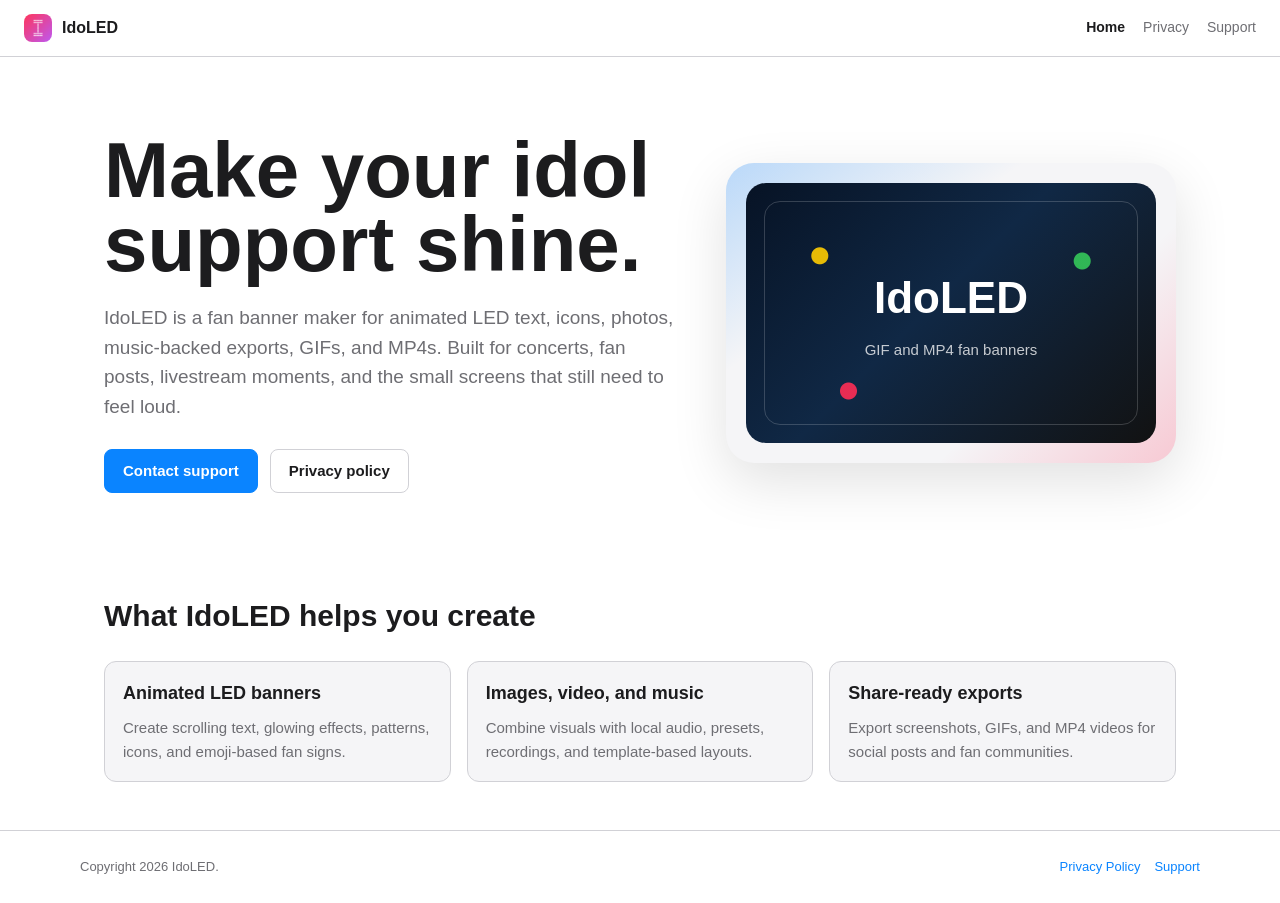
<file: index.html>
<!doctype html>
<html lang="en">
<head>
  <meta charset="utf-8">
  <meta name="viewport" content="width=device-width, initial-scale=1">
  <title>IdoLED - Fan Banner Maker</title>
  <meta name="description" content="IdoLED helps fans create animated LED banners, GIFs, MP4s, and idol support visuals on Android.">
  <link rel="icon" href="app-icon-512.png">
  <link rel="apple-touch-icon" href="app-icon-512.png">
  <link rel="stylesheet" href="styles.css">
</head>
<body>
  <header class="site-header">
    <a class="brand" href="index.html" aria-label="IdoLED home">
      <img class="brand-mark" src="app-icon-512.png" alt="" width="28" height="28" aria-hidden="true">
      <span>IdoLED</span>
    </a>
    <nav class="site-nav" aria-label="Main navigation">
      <a href="index.html" aria-current="page">Home</a>
      <a href="privacy-policy.html">Privacy</a>
      <a href="support.html">Support</a>
    </nav>
  </header>

  <main>
    <section class="hero">
      <div class="hero-copy">
        <h1>Make your idol support shine.</h1>
        <p>
          IdoLED is a fan banner maker for animated LED text, icons, photos,
          music-backed exports, GIFs, and MP4s. Built for concerts, fan posts,
          livestream moments, and the small screens that still need to feel loud.
        </p>
        <div class="cta-row">
          <a class="button primary" href="support.html">Contact support</a>
          <a class="button" href="privacy-policy.html">Privacy policy</a>
        </div>
      </div>
      <div class="preview" aria-label="IdoLED banner preview">
        <div class="banner">
          <div class="banner-title">
            <strong>IdoLED</strong>
            <span>GIF and MP4 fan banners</span>
          </div>
        </div>
      </div>
    </section>

    <section class="section">
      <h2>What IdoLED helps you create</h2>
      <div class="grid">
        <article class="feature">
          <h3>Animated LED banners</h3>
          <p>Create scrolling text, glowing effects, patterns, icons, and emoji-based fan signs.</p>
        </article>
        <article class="feature">
          <h3>Images, video, and music</h3>
          <p>Combine visuals with local audio, presets, recordings, and template-based layouts.</p>
        </article>
        <article class="feature">
          <h3>Share-ready exports</h3>
          <p>Export screenshots, GIFs, and MP4 videos for social posts and fan communities.</p>
        </article>
      </div>
    </section>
  </main>

  <footer class="site-footer">
    <div class="footer-inner">
      <span>Copyright 2026 IdoLED.</span>
      <nav class="footer-links" aria-label="Footer navigation">
        <a href="privacy-policy.html">Privacy Policy</a>
        <a href="support.html">Support</a>
      </nav>
    </div>
  </footer>
</body>
</html>
</file>
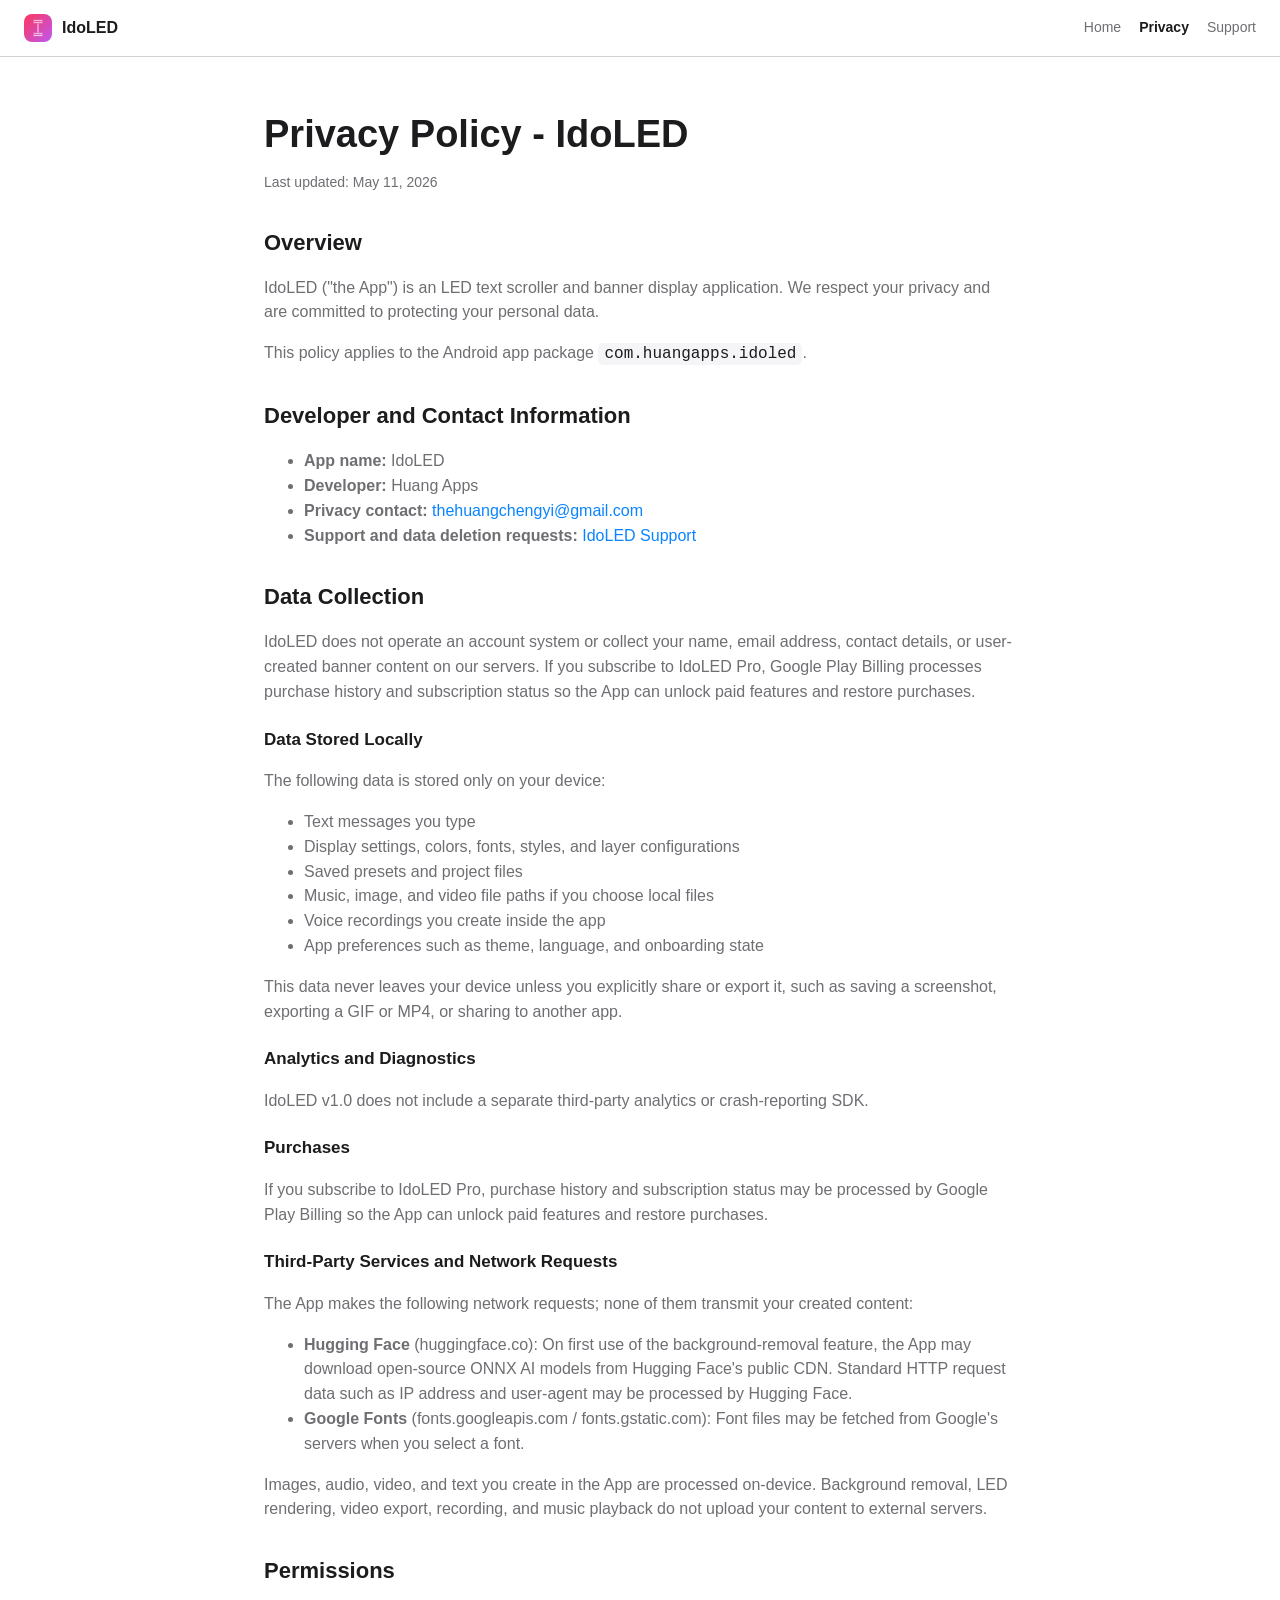
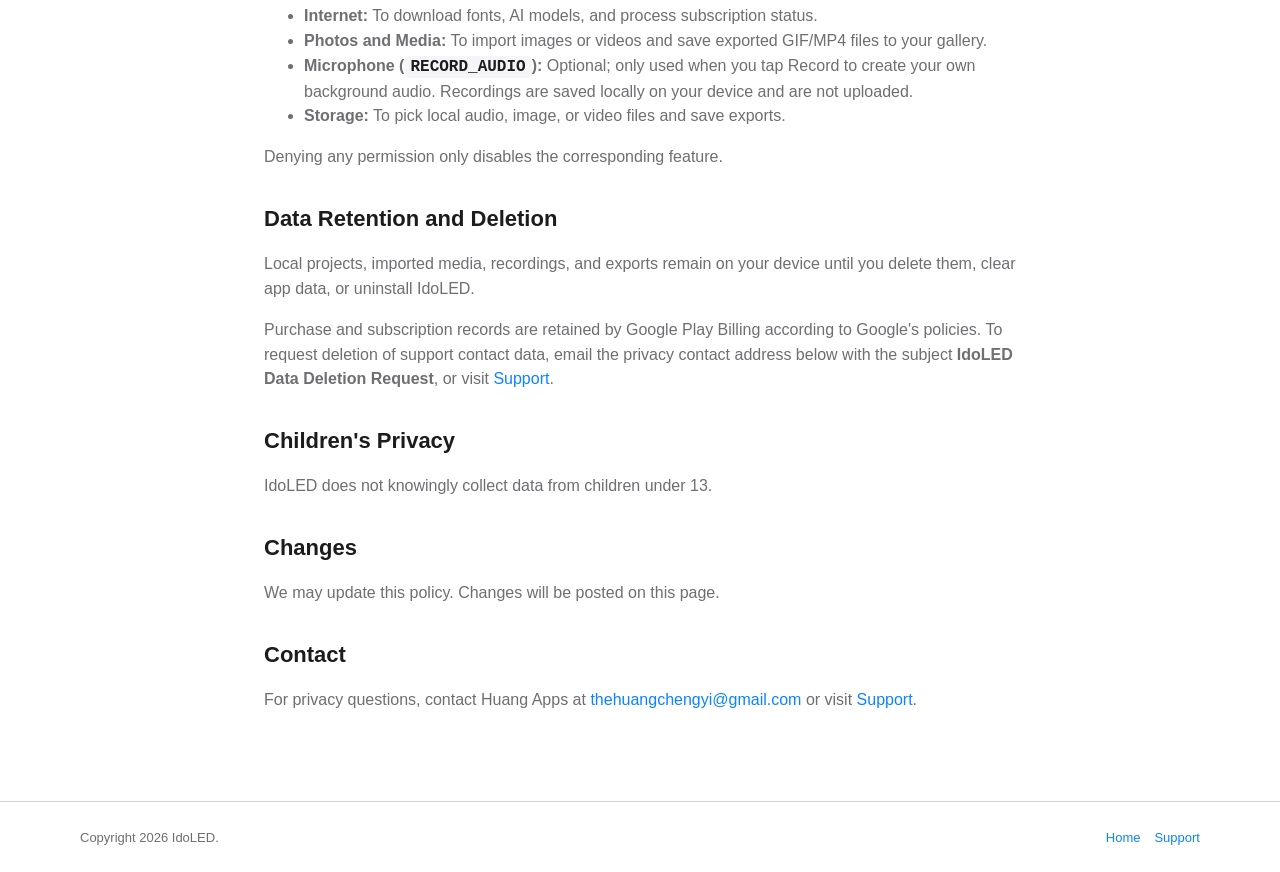
<file: privacy-policy.html>
<!doctype html>
<html lang="en">
<head>
  <meta charset="utf-8">
  <meta name="viewport" content="width=device-width, initial-scale=1">
  <title>Privacy Policy - IdoLED</title>
  <meta name="description" content="Privacy Policy for IdoLED.">
  <link rel="icon" href="app-icon-512.png">
  <link rel="apple-touch-icon" href="app-icon-512.png">
  <link rel="stylesheet" href="styles.css">
</head>
<body>
  <header class="site-header">
    <a class="brand" href="index.html" aria-label="IdoLED home">
      <img class="brand-mark" src="app-icon-512.png" alt="" width="28" height="28" aria-hidden="true">
      <span>IdoLED</span>
    </a>
    <nav class="site-nav" aria-label="Main navigation">
      <a href="index.html">Home</a>
      <a href="privacy-policy.html" aria-current="page">Privacy</a>
      <a href="support.html">Support</a>
    </nav>
  </header>

  <main class="content">
    <h1>Privacy Policy - IdoLED</h1>
    <div class="meta">Last updated: May 11, 2026</div>

    <h2>Overview</h2>
    <p>
      IdoLED ("the App") is an LED text scroller and banner display application.
      We respect your privacy and are committed to protecting your personal data.
    </p>
    <p>This policy applies to the Android app package <code>com.huangapps.idoled</code>.</p>

    <h2>Developer and Contact Information</h2>
    <ul>
      <li><strong>App name:</strong> IdoLED</li>
      <li><strong>Developer:</strong> Huang Apps</li>
      <li><strong>Privacy contact:</strong> <a href="mailto:thehuangchengyi@gmail.com">thehuangchengyi@gmail.com</a></li>
      <li><strong>Support and data deletion requests:</strong> <a href="support.html">IdoLED Support</a></li>
    </ul>

    <h2>Data Collection</h2>
    <p>
      IdoLED does not operate an account system or collect your name, email
      address, contact details, or user-created banner content on our servers.
      If you subscribe to IdoLED Pro, Google Play Billing processes purchase
      history and subscription status so the App can unlock paid features and
      restore purchases.
    </p>

    <h3>Data Stored Locally</h3>
    <p>The following data is stored only on your device:</p>
    <ul>
      <li>Text messages you type</li>
      <li>Display settings, colors, fonts, styles, and layer configurations</li>
      <li>Saved presets and project files</li>
      <li>Music, image, and video file paths if you choose local files</li>
      <li>Voice recordings you create inside the app</li>
      <li>App preferences such as theme, language, and onboarding state</li>
    </ul>
    <p>
      This data never leaves your device unless you explicitly share or export it,
      such as saving a screenshot, exporting a GIF or MP4, or sharing to another app.
    </p>

    <h3>Analytics and Diagnostics</h3>
    <p>
      IdoLED v1.0 does not include a separate third-party analytics or
      crash-reporting SDK.
    </p>

    <h3>Purchases</h3>
    <p>
      If you subscribe to IdoLED Pro, purchase history and subscription status may
      be processed by Google Play Billing so the App can unlock paid features and
      restore purchases.
    </p>

    <h3>Third-Party Services and Network Requests</h3>
    <p>The App makes the following network requests; none of them transmit your created content:</p>
    <ul>
      <li>
        <strong>Hugging Face</strong> (huggingface.co): On first use of the
        background-removal feature, the App may download open-source ONNX AI
        models from Hugging Face's public CDN. Standard HTTP request data such as
        IP address and user-agent may be processed by Hugging Face.
      </li>
      <li>
        <strong>Google Fonts</strong> (fonts.googleapis.com / fonts.gstatic.com):
        Font files may be fetched from Google's servers when you select a font.
      </li>
    </ul>
    <p>
      Images, audio, video, and text you create in the App are processed on-device.
      Background removal, LED rendering, video export, recording, and music
      playback do not upload your content to external servers.
    </p>

    <h2>Permissions</h2>
    <ul>
      <li><strong>Internet:</strong> To download fonts, AI models, and process subscription status.</li>
      <li><strong>Photos and Media:</strong> To import images or videos and save exported GIF/MP4 files to your gallery.</li>
      <li><strong>Microphone (<code>RECORD_AUDIO</code>):</strong> Optional; only used when you tap Record to create your own background audio. Recordings are saved locally on your device and are not uploaded.</li>
      <li><strong>Storage:</strong> To pick local audio, image, or video files and save exports.</li>
    </ul>
    <p>Denying any permission only disables the corresponding feature.</p>

    <h2>Data Retention and Deletion</h2>
    <p>
      Local projects, imported media, recordings, and exports remain on your
      device until you delete them, clear app data, or uninstall IdoLED.
    </p>
    <p>
      Purchase and subscription records are retained by Google Play Billing
      according to Google's policies. To request deletion of support contact
      data, email the privacy contact address below with the subject
      <strong>IdoLED Data Deletion Request</strong>, or
      visit <a href="support.html">Support</a>.
    </p>

    <h2>Children's Privacy</h2>
    <p>IdoLED does not knowingly collect data from children under 13.</p>

    <h2>Changes</h2>
    <p>We may update this policy. Changes will be posted on this page.</p>

    <h2>Contact</h2>
    <p>
      For privacy questions, contact Huang Apps at
      <a href="mailto:thehuangchengyi@gmail.com">thehuangchengyi@gmail.com</a>
      or visit <a href="support.html">Support</a>.
    </p>
  </main>

  <footer class="site-footer">
    <div class="footer-inner">
      <span>Copyright 2026 IdoLED.</span>
      <nav class="footer-links" aria-label="Footer navigation">
        <a href="index.html">Home</a>
        <a href="support.html">Support</a>
      </nav>
    </div>
  </footer>
</body>
</html>
</file>
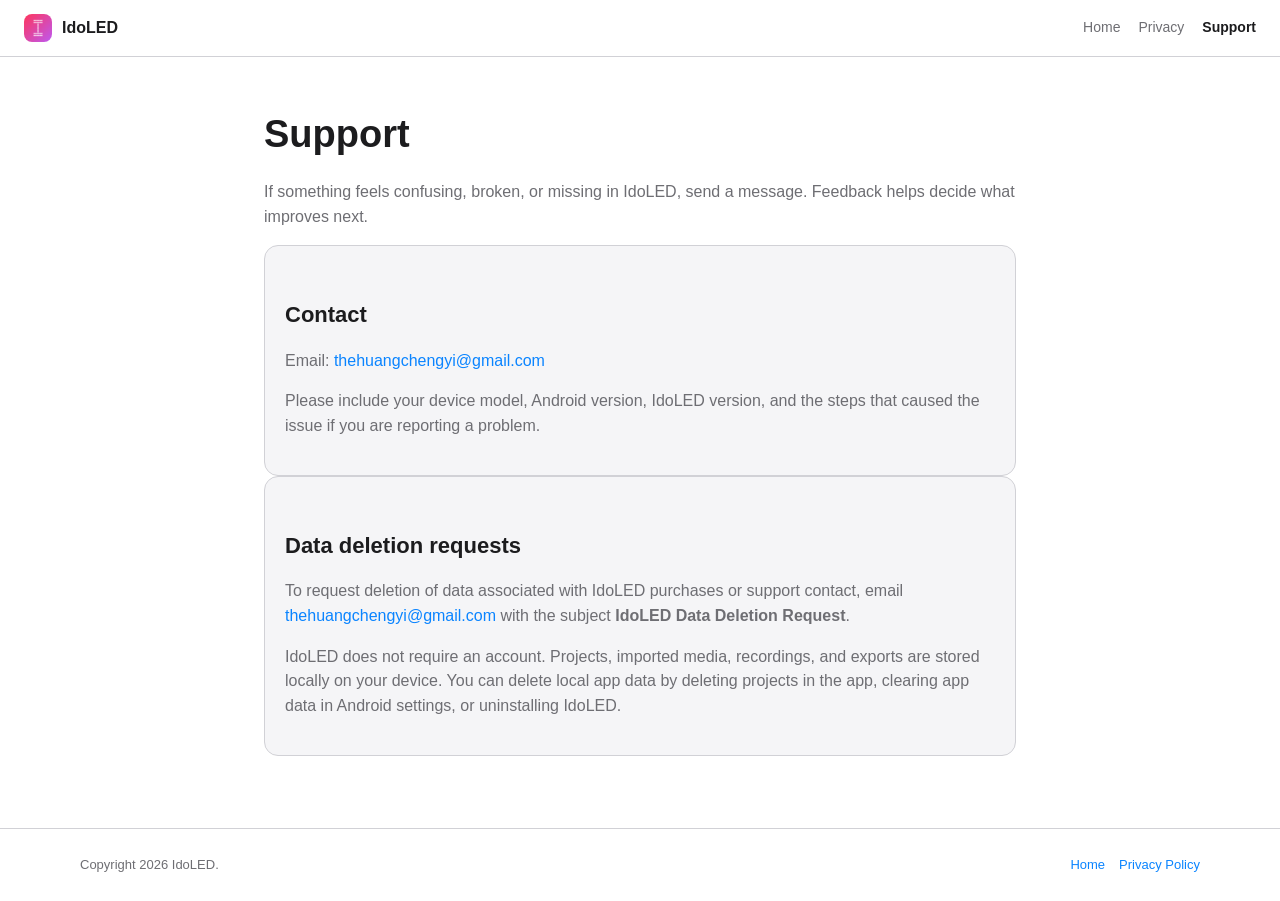
<file: support.html>
<!doctype html>
<html lang="en">
<head>
  <meta charset="utf-8">
  <meta name="viewport" content="width=device-width, initial-scale=1">
  <title>Support - IdoLED</title>
  <meta name="description" content="Contact support for IdoLED.">
  <link rel="icon" href="app-icon-512.png">
  <link rel="apple-touch-icon" href="app-icon-512.png">
  <link rel="stylesheet" href="styles.css">
</head>
<body>
  <header class="site-header">
    <a class="brand" href="index.html" aria-label="IdoLED home">
      <img class="brand-mark" src="app-icon-512.png" alt="" width="28" height="28" aria-hidden="true">
      <span>IdoLED</span>
    </a>
    <nav class="site-nav" aria-label="Main navigation">
      <a href="index.html">Home</a>
      <a href="privacy-policy.html">Privacy</a>
      <a href="support.html" aria-current="page">Support</a>
    </nav>
  </header>

  <main class="content">
    <h1>Support</h1>
    <p>
      If something feels confusing, broken, or missing in IdoLED, send a message.
      Feedback helps decide what improves next.
    </p>

    <section class="support-box">
      <h2>Contact</h2>
      <p>
        Email:
        <a href="mailto:thehuangchengyi@gmail.com?subject=IdoLED%20Support">thehuangchengyi@gmail.com</a>
      </p>
      <p>
        Please include your device model, Android version, IdoLED version, and the
        steps that caused the issue if you are reporting a problem.
      </p>
    </section>

    <section class="support-box">
      <h2>Data deletion requests</h2>
      <p>
        To request deletion of data associated with IdoLED purchases or support
        contact, email
        <a href="mailto:thehuangchengyi@gmail.com?subject=IdoLED%20Data%20Deletion%20Request">thehuangchengyi@gmail.com</a>
        with the subject <strong>IdoLED Data Deletion Request</strong>.
      </p>
      <p>
        IdoLED does not require an account. Projects, imported media, recordings,
        and exports are stored locally on your device. You can delete local app
        data by deleting projects in the app, clearing app data in Android
        settings, or uninstalling IdoLED.
      </p>
    </section>
  </main>

  <footer class="site-footer">
    <div class="footer-inner">
      <span>Copyright 2026 IdoLED.</span>
      <nav class="footer-links" aria-label="Footer navigation">
        <a href="index.html">Home</a>
        <a href="privacy-policy.html">Privacy Policy</a>
      </nav>
    </div>
  </footer>
</body>
</html>
</file>
<file: styles.css>
:root {
  color-scheme: light dark;
  --bg: #ffffff;
  --fg: #1c1c1e;
  --muted: #6e6e73;
  --border: #d1d1d6;
  --panel: #f5f5f7;
  --blue: #0a84ff;
  --green: #34c759;
  --pink: #ff2d55;
  --yellow: #ffcc00;
  --shadow: 0 18px 55px rgba(0, 0, 0, 0.12);
}

@media (prefers-color-scheme: dark) {
  :root {
    --bg: #000000;
    --fg: #f5f5f7;
    --muted: #98989d;
    --border: #38383a;
    --panel: #1c1c1e;
    --shadow: 0 18px 55px rgba(0, 0, 0, 0.45);
  }
}

* {
  box-sizing: border-box;
}

html {
  scroll-behavior: smooth;
}

body {
  margin: 0;
  font-family: -apple-system, BlinkMacSystemFont, "Segoe UI", "Helvetica Neue",
    Arial, sans-serif;
  background: var(--bg);
  color: var(--fg);
  line-height: 1.55;
  -webkit-text-size-adjust: 100%;
}

a {
  color: var(--blue);
  text-decoration: none;
}

a:hover {
  text-decoration: underline;
}

.site-header {
  position: sticky;
  top: 0;
  z-index: 10;
  display: flex;
  align-items: center;
  justify-content: space-between;
  gap: 20px;
  padding: 14px 24px;
  border-bottom: 1px solid var(--border);
  background: color-mix(in srgb, var(--bg) 88%, transparent);
  backdrop-filter: blur(18px);
}

.brand {
  display: inline-flex;
  align-items: center;
  gap: 10px;
  color: var(--fg);
  font-weight: 700;
}

.brand-mark {
  width: 28px;
  height: 28px;
  border-radius: 8px;
  display: block;
  object-fit: cover;
}

.site-nav {
  display: flex;
  align-items: center;
  gap: 18px;
  font-size: 14px;
}

.site-nav a {
  color: var(--muted);
}

.site-nav a[aria-current="page"] {
  color: var(--fg);
  font-weight: 600;
}

.hero {
  max-width: 1120px;
  margin: 0 auto;
  padding: 76px 24px 52px;
  display: grid;
  grid-template-columns: minmax(0, 1fr) minmax(320px, 450px);
  gap: 52px;
  align-items: center;
}

.hero-copy h1 {
  margin: 0;
  font-size: clamp(42px, 8vw, 78px);
  line-height: 0.95;
  letter-spacing: 0;
}

.hero-copy p {
  max-width: 620px;
  margin: 22px 0 0;
  color: var(--muted);
  font-size: 19px;
}

.cta-row {
  display: flex;
  flex-wrap: wrap;
  gap: 12px;
  margin-top: 28px;
}

.button {
  min-height: 44px;
  display: inline-flex;
  align-items: center;
  justify-content: center;
  padding: 0 18px;
  border-radius: 8px;
  font-size: 15px;
  font-weight: 650;
  border: 1px solid var(--border);
  color: var(--fg);
}

.button.primary {
  color: #ffffff;
  background: var(--blue);
  border-color: var(--blue);
}

.preview {
  min-height: 300px;
  border-radius: 28px;
  padding: 20px;
  background:
    linear-gradient(145deg, rgba(10, 132, 255, 0.25), transparent 34%),
    linear-gradient(315deg, rgba(255, 45, 85, 0.22), transparent 32%),
    var(--panel);
  box-shadow: var(--shadow);
  overflow: hidden;
}

.banner {
  min-height: 260px;
  border-radius: 20px;
  display: grid;
  place-items: center;
  background:
    radial-gradient(circle at 18% 28%, rgba(255, 204, 0, 0.9) 0 8px, transparent 9px),
    radial-gradient(circle at 82% 30%, rgba(52, 199, 89, 0.9) 0 8px, transparent 9px),
    radial-gradient(circle at 25% 80%, rgba(255, 45, 85, 0.9) 0 8px, transparent 9px),
    linear-gradient(135deg, #071325, #102845 46%, #121212);
  color: #ffffff;
  position: relative;
}

.banner::before {
  content: "";
  position: absolute;
  inset: 18px;
  border: 1px solid rgba(255, 255, 255, 0.18);
  border-radius: 16px;
}

.banner-title {
  position: relative;
  text-align: center;
}

.banner-title strong {
  display: block;
  font-size: 44px;
  letter-spacing: 0;
}

.banner-title span {
  display: block;
  margin-top: 6px;
  color: rgba(255, 255, 255, 0.76);
  font-size: 15px;
}

.section {
  max-width: 1120px;
  margin: 0 auto;
  padding: 48px 24px;
}

.section h2 {
  margin: 0 0 22px;
  font-size: 30px;
  letter-spacing: 0;
}

.grid {
  display: grid;
  grid-template-columns: repeat(3, minmax(0, 1fr));
  gap: 16px;
}

.feature {
  border: 1px solid var(--border);
  border-radius: 12px;
  padding: 18px;
  background: var(--panel);
}

.feature h3 {
  margin: 0 0 8px;
  font-size: 18px;
}

.feature p {
  margin: 0;
  color: var(--muted);
  font-size: 15px;
}

.content {
  max-width: 800px;
  margin: 0 auto;
  padding: 48px 24px 72px;
}

.content h1 {
  margin: 0 0 8px;
  font-size: 38px;
  letter-spacing: 0;
}

.content h2 {
  margin: 32px 0 10px;
  font-size: 22px;
}

.content h3 {
  margin: 22px 0 8px;
  font-size: 17px;
}

.content p,
.content li {
  color: var(--muted);
  font-size: 16px;
}

.content code {
  padding: 2px 6px;
  border-radius: 5px;
  background: var(--panel);
  color: var(--fg);
}

.meta {
  color: var(--muted);
  font-size: 14px;
}

.support-box {
  border: 1px solid var(--border);
  border-radius: 14px;
  padding: 20px;
  background: var(--panel);
}

.site-footer {
  border-top: 1px solid var(--border);
  padding: 26px 24px;
  color: var(--muted);
  font-size: 13px;
}

.footer-inner {
  max-width: 1120px;
  margin: 0 auto;
  display: flex;
  flex-wrap: wrap;
  gap: 14px 22px;
  align-items: center;
  justify-content: space-between;
}

.footer-links {
  display: flex;
  flex-wrap: wrap;
  gap: 14px;
}

@media (max-width: 820px) {
  .site-header {
    align-items: flex-start;
    flex-direction: column;
  }

  .hero {
    grid-template-columns: 1fr;
    padding-top: 44px;
  }

  .grid {
    grid-template-columns: 1fr;
  }
}
</file>
